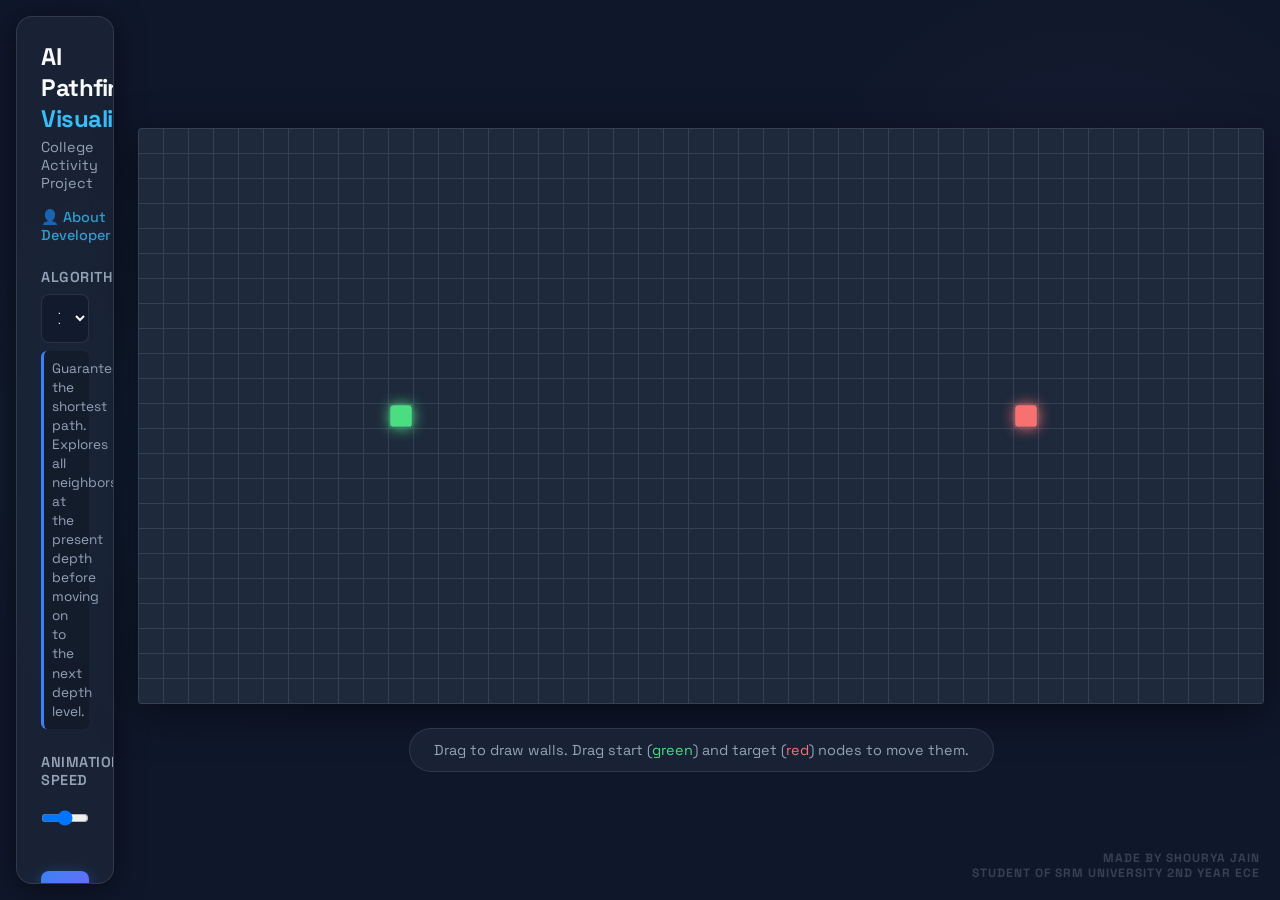
<file: ShortestPathFinder/AI-APPLICATION-main/index.html>
<!DOCTYPE html>
<html lang="en">
<head>
    <meta charset="UTF-8">
    <meta name="viewport" content="width=device-width, initial-scale=1.0">
    <title>AI Pathfinding Visualizer</title>
    <link rel="stylesheet" href="style.css">
    <link href="https://fonts.googleapis.com/css2?family=Space+Grotesk:wght@300;400;500;600;700&display=swap" rel="stylesheet">
</head>
<body>
    <div class="app-container">
        <!-- Sidebar Controls -->
        <aside class="sidebar glass-panel">
            <div class="sidebar-header">
                <h1>AI Pathfinding <span class="accent">Visualizer</span></h1>
                <p>College Activity Project</p>
                <a href="about.html" class="about-link">
                    <span>👤 About Developer</span>
                </a>
            </div>
            
            <div class="control-group">
                <label for="algorithm">Algorithm</label>
                <select id="algorithm" class="glass-select">
                    <option value="bfs">Breadth-First Search (BFS)</option>
                    <option value="dfs">Depth-First Search (DFS)</option>
                    <option value="astar">A* Search (A-Star)</option>
                </select>
                <div class="alg-description" id="alg-description">
                    Guarantees the shortest path. Explores all neighbors at the present depth before moving on to the next depth level.
                </div>
            </div>

            <div class="control-group">
                <label for="speed">Animation Speed</label>
                <input type="range" id="speed" min="1" max="100" value="50" class="glass-slider">
            </div>

            <div class="button-group">
                <button id="btn-visualize" class="btn btn-primary">Visualize Algorithm</button>
                <button id="btn-compare" class="btn btn-primary" style="background: linear-gradient(135deg, #f59e0b 0%, #d97706 100%);">Compare All Algorithms</button>
                <button id="btn-clear-board" class="btn btn-secondary">Clear Board</button>
                <button id="btn-clear-path" class="btn btn-secondary">Clear Path</button>
                <button id="btn-generate-maze" class="btn btn-secondary">Generate Random Maze</button>
            </div>

            <div class="stats-container" id="stats-container" style="display: none;">
                <h3>Algorithm Statistics</h3>
                <div class="stat-row">
                    <span>Nodes Expanded:</span>
                    <span id="stat-nodes" class="stat-value">0</span>
                </div>
                <div class="stat-row">
                    <span>Path Length:</span>
                    <span id="stat-path" class="stat-value">0</span>
                </div>
            </div>

            <div class="legend">
                <h3>Legend</h3>
                <div class="legend-item"><div class="cell start"></div> Start Node</div>
                <div class="legend-item"><div class="cell target"></div> Target Node</div>
                <div class="legend-item"><div class="cell wall"></div> Wall Node</div>
                <div class="legend-item"><div class="cell visited"></div> Visited Node</div>
                <div class="legend-item"><div class="cell path"></div> Shortest Path</div>
            </div>
        </aside>

        <!-- Main Grid Area -->
        <main class="main-content">
            <div class="grid-container" id="grid">
                <!-- Grid cells generated by JS -->
            </div>
            <div class="instructions">
                Drag to draw walls. Drag start (<span style="color: #4ade80;">green</span>) and target (<span style="color: #f87171;">red</span>) nodes to move them.
            </div>
        </main>
    </div>
    
    <!-- Compare Modal -->
    <div id="compare-modal" class="modal-overlay" style="display: none;">
        <div class="modal-content glass-panel">
            <h2>Algorithm Comparison Results</h2>
            <table class="compare-table">
                <thead>
                    <tr>
                        <th>Algorithm</th>
                        <th>Nodes Expanded</th>
                        <th>Path Length</th>
                    </tr>
                </thead>
                <tbody id="compare-results">
                    <!-- Results injected here -->
                </tbody>
            </table>
            <button id="btn-close-modal" class="btn btn-primary" style="margin-top: 1.5rem; width: 100%;">Close</button>
        </div>
    </div>

    <div class="watermark">
        MADE BY SHOURYA JAIN<br>
        student of SRM University 2nd year ECE
    </div>

    <script src="script.js"></script>
</body>
</html>
</file>
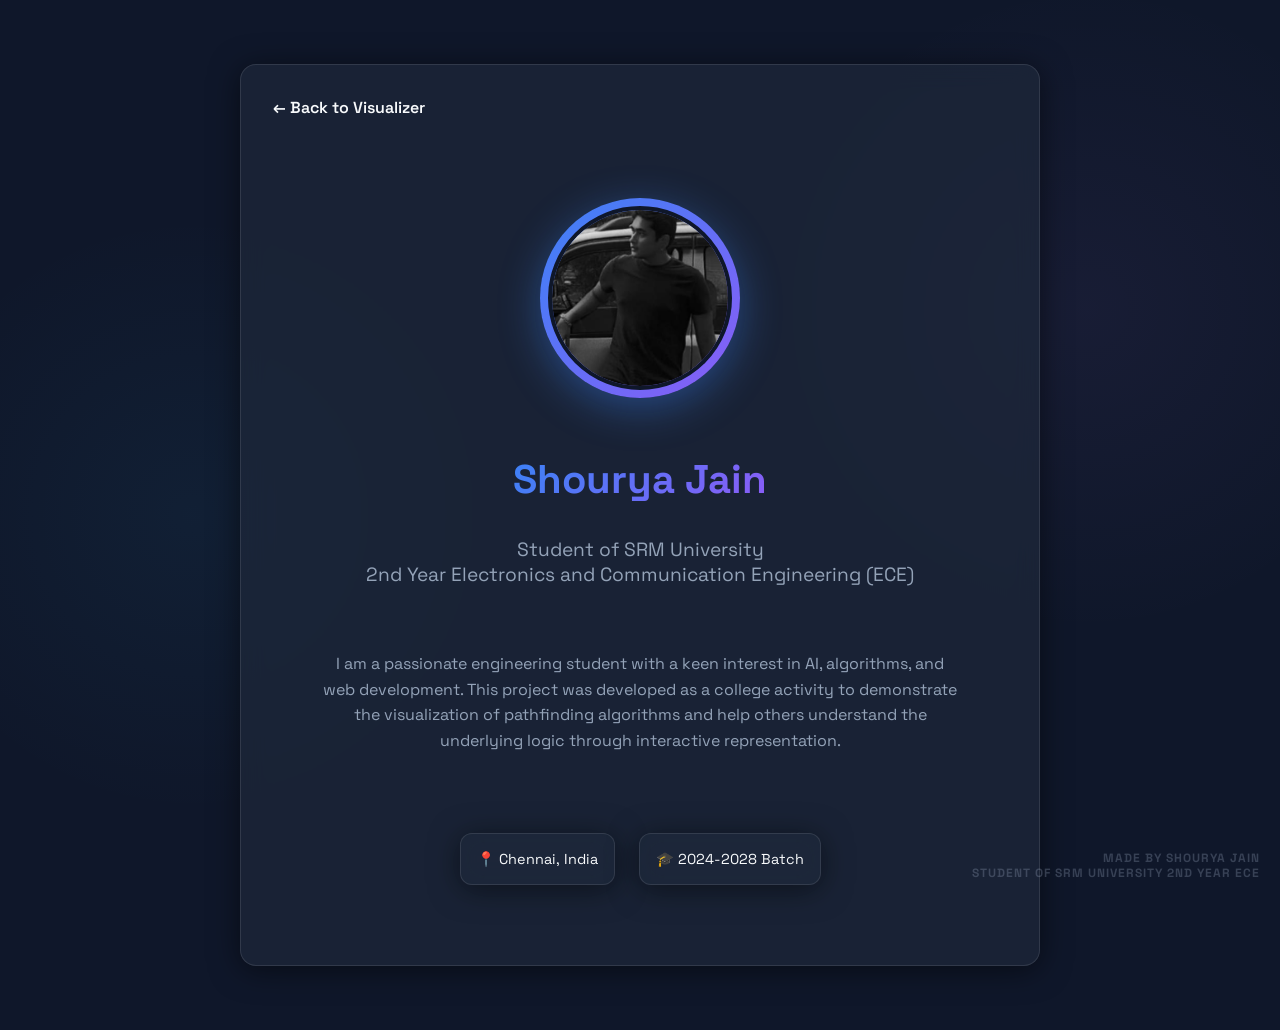
<file: ShortestPathFinder/AI-APPLICATION-main/about.html>
<!DOCTYPE html>
<html lang="en">
<head>
    <meta charset="UTF-8">
    <meta name="viewport" content="width=device-width, initial-scale=1.0">
    <title>About the Developer - AI Pathfinding Visualizer</title>
    <link rel="stylesheet" href="style.css">
    <link href="https://fonts.googleapis.com/css2?family=Space+Grotesk:wght@300;400;500;600;700&display=swap" rel="stylesheet">
</head>
<body class="about-page">
    <div class="about-container glass-panel">
        <a href="index.html" class="back-btn">← Back to Visualizer</a>
        
        <div class="developer-card">
            <div class="profile-image-container">
                <img src="developer.png" alt="Shourya Jain" class="profile-image">
            </div>
            <h1>Shourya Jain</h1>
            <div class="university-info">
                Student of SRM University<br>
                2nd Year Electronics and Communication Engineering (ECE)
            </div>
            
            <div class="bio" style="margin-top: 2rem; color: var(--text-secondary); line-height: 1.6;">
                I am a passionate engineering student with a keen interest in AI, algorithms, and web development. 
                This project was developed as a college activity to demonstrate the visualization of pathfinding algorithms 
                and help others understand the underlying logic through interactive representation.
            </div>

            <div class="contact-info" style="margin-top: 3rem; display: flex; gap: 1.5rem; justify-content: center;">
                <div class="glass-panel" style="padding: 1rem; border-radius: 12px; font-size: 0.9rem;">
                    📍 Chennai, India
                </div>
                <div class="glass-panel" style="padding: 1rem; border-radius: 12px; font-size: 0.9rem;">
                    🎓 2024-2028 Batch
                </div>
            </div>
        </div>
    </div>

    <div class="watermark">
        MADE BY SHOURYA JAIN<br>
        student of SRM University 2nd year ECE
    </div>
</body>
</html>
</file>
<file: ShortestPathFinder/AI-APPLICATION-main/style.css>
:root {
    --bg-color: #0f172a;
    --panel-bg: rgba(30, 41, 59, 0.7);
    --panel-border: rgba(255, 255, 255, 0.1);
    --text-primary: #f8fafc;
    --text-secondary: #94a3b8;
    --accent-color: #3b82f6;
    --accent-hover: #2563eb;
    
    /* Grid colors */
    --cell-empty: #1e293b;
    --cell-border: #334155;
    --cell-wall: #020617;
    --cell-start: #4ade80;
    --cell-target: #f87171;
    --cell-visited-1: #c084fc;
    --cell-visited-2: #38bdf8;
    --cell-path: #fef08a;
    --watermark-color: rgba(148, 163, 184, 0.3);
}

* {
    margin: 0;
    padding: 0;
    box-sizing: border-box;
}

body {
    font-family: 'Space Grotesk', sans-serif;
    background-color: var(--bg-color);
    color: var(--text-primary);
    min-height: 100vh;
    overflow: hidden;
    background-image: 
        radial-gradient(circle at 15% 50%, rgba(56, 189, 248, 0.05) 0%, transparent 25%),
        radial-gradient(circle at 85% 30%, rgba(192, 132, 252, 0.05) 0%, transparent 25%);
}

.app-container {
    display: flex;
    height: 100vh;
    padding: 1rem;
    gap: 1.5rem;
}

/* Sidebar & Glassmorphism */
.glass-panel {
    background: var(--panel-bg);
    backdrop-filter: blur(12px);
    -webkit-backdrop-filter: blur(12px);
    border: 1px solid var(--panel-border);
    border-radius: 16px;
    box-shadow: 0 4px 30px rgba(0, 0, 0, 0.5);
}

.sidebar {
    width: 320px;
    padding: 1.5rem;
    display: flex;
    flex-direction: column;
    gap: 1.5rem;
    overflow-y: auto;
}

.sidebar-header h1 {
    font-size: 1.5rem;
    font-weight: 700;
    margin-bottom: 0.25rem;
    letter-spacing: -0.5px;
}

.sidebar-header .accent {
    color: var(--cell-visited-2);
}

.sidebar-header p {
    color: var(--text-secondary);
    font-size: 0.9rem;
}

.control-group {
    display: flex;
    flex-direction: column;
    gap: 0.5rem;
}

.control-group label {
    font-size: 0.9rem;
    color: var(--text-secondary);
    text-transform: uppercase;
    letter-spacing: 0.5px;
    font-weight: 600;
}

.glass-select, .glass-slider {
    width: 100%;
    background: rgba(15, 23, 42, 0.6);
    border: 1px solid var(--panel-border);
    color: var(--text-primary);
    padding: 0.75rem;
    border-radius: 8px;
    font-family: inherit;
    font-size: 1rem;
    outline: none;
    transition: border-color 0.2s;
}

.glass-select:focus {
    border-color: var(--accent-color);
}

.glass-select option {
    background: var(--bg-color);
    color: var(--text-primary);
}

.alg-description {
    font-size: 0.85rem;
    color: var(--text-secondary);
    line-height: 1.4;
    padding: 0.5rem;
    background: rgba(0,0,0,0.2);
    border-radius: 6px;
    border-left: 3px solid var(--accent-color);
}

/* Buttons */
.button-group {
    display: flex;
    flex-direction: column;
    gap: 0.75rem;
    margin-top: 0.5rem;
}

.btn {
    padding: 0.85rem 1rem;
    border-radius: 8px;
    border: none;
    font-family: inherit;
    font-weight: 600;
    font-size: 1rem;
    cursor: pointer;
    transition: all 0.2s ease;
    text-align: center;
}

.btn-primary {
    background: linear-gradient(135deg, #3b82f6 0%, #8b5cf6 100%);
    color: white;
    box-shadow: 0 4px 15px rgba(59, 130, 246, 0.4);
}

.btn-primary:hover {
    box-shadow: 0 6px 20px rgba(59, 130, 246, 0.6);
    transform: translateY(-1px);
}

.btn-secondary {
    background: rgba(255, 255, 255, 0.05);
    color: var(--text-primary);
    border: 1px solid var(--panel-border);
}

.btn-secondary:hover {
    background: rgba(255, 255, 255, 0.1);
}

/* Stats Container */
.stats-container {
    background: rgba(0, 0, 0, 0.2);
    border-radius: 8px;
    padding: 1rem;
    border-left: 3px solid #f59e0b;
    margin-top: 0.5rem;
}

.stats-container h3 {
    font-size: 1rem;
    color: var(--text-secondary);
    margin-bottom: 0.5rem;
}

.stat-row {
    display: flex;
    justify-content: space-between;
    margin-top: 0.5rem;
    font-size: 0.95rem;
}

.stat-value {
    font-weight: 700;
    color: var(--cell-visited-2);
}

/* Legend */
.legend {
    margin-top: auto;
    padding-top: 1rem;
    border-top: 1px solid var(--panel-border);
}

.legend h3 {
    font-size: 1rem;
    margin-bottom: 0.75rem;
    color: var(--text-secondary);
}

.legend-item {
    display: flex;
    align-items: center;
    gap: 10px;
    margin-bottom: 0.5rem;
    font-size: 0.9rem;
}

/* Main Content */
.main-content {
    flex: 1;
    display: flex;
    flex-direction: column;
    align-items: center;
    justify-content: center;
    position: relative;
}

.grid-container {
    display: grid;
    gap: 0px;
    background-color: var(--cell-border);
    border-top: 1px solid var(--cell-border);
    border-left: 1px solid var(--cell-border);
    border-radius: 4px;
    overflow: hidden;
    user-select: none;
    box-shadow: 0 10px 40px rgba(0,0,0,0.5);
}

.cell {
    width: 25px;
    height: 25px;
    background-color: var(--cell-empty);
    border-right: 1px solid var(--cell-border);
    border-bottom: 1px solid var(--cell-border);
    transition: background-color 0.1s ease;
}

.instructions {
    margin-top: 1.5rem;
    color: var(--text-secondary);
    font-size: 0.9rem;
    background: var(--panel-bg);
    padding: 0.75rem 1.5rem;
    border-radius: 30px;
    backdrop-filter: blur(12px);
    border: 1px solid var(--panel-border);
}

/* Cell States */
.cell.wall {
    background-color: var(--cell-wall);
    border-right-color: var(--cell-wall);
    border-bottom-color: var(--cell-wall);
    border-radius: 0;
    transform: scale(1);
    animation: wallAnimation 0.2s ease-out forwards;
}

.cell.start {
    background-color: var(--cell-start);
    border-radius: 4px;
    box-shadow: 0 0 15px var(--cell-start);
    transform: scale(0.9);
}

.cell.target {
    background-color: var(--cell-target);
    border-radius: 4px;
    box-shadow: 0 0 15px var(--cell-target);
    transform: scale(0.9);
}

.cell.visited {
    animation: visitedAnimation 1.5s ease-out forwards;
}

.cell.path {
    animation: pathAnimation 0.5s ease-out forwards;
}

/* Animations */
@keyframes wallAnimation {
    0% { transform: scale(0.3); }
    50% { transform: scale(1.1); }
    100% { transform: scale(1); }
}

@keyframes visitedAnimation {
    0% {
        transform: scale(0.3);
        background-color: rgba(0, 0, 66, 0.75);
        border-radius: 100%;
    }
    50% {
        background-color: var(--cell-visited-1);
    }
    75% {
        transform: scale(1.1);
        background-color: var(--cell-visited-2);
    }
    100% {
        transform: scale(1);
        background-color: rgba(56, 189, 248, 0.2);
        border-radius: 0;
    }
}

@keyframes pathAnimation {
    0% {
        transform: scale(0.6);
        background-color: var(--cell-path);
        border-radius: 50%;
    }
    50% {
        transform: scale(1.2);
        background-color: #fde047;
    }
    100% {
        transform: scale(1);
        background-color: var(--cell-path);
        border-radius: 0;
        box-shadow: 0 0 10px var(--cell-path);
    }
}

/* Responsive */
@media (max-width: 900px) {
    .app-container {
        flex-direction: column;
    }
    .sidebar {
        width: 100%;
        max-height: 40vh;
    }
    .cell {
        width: 20px;
        height: 20px;
    }
}

/* Modal */
.modal-overlay {
    position: fixed;
    top: 0;
    left: 0;
    width: 100vw;
    height: 100vh;
    background: rgba(0,0,0,0.6);
    backdrop-filter: blur(4px);
    display: flex;
    justify-content: center;
    align-items: center;
    z-index: 1000;
}

.modal-content {
    background: var(--bg-color);
    padding: 2rem;
    border-radius: 12px;
    width: 90%;
    max-width: 500px;
    box-shadow: 0 20px 50px rgba(0,0,0,0.5);
    border: 1px solid var(--panel-border);
}

.modal-content h2 {
    margin-bottom: 1.5rem;
    text-align: center;
    color: var(--text-primary);
}

.compare-table {
    width: 100%;
    border-collapse: collapse;
}

.compare-table th, .compare-table td {
    padding: 1rem;
    border-bottom: 1px solid var(--panel-border);
    text-align: left;
}

.compare-table th {
    color: var(--text-secondary);
    font-weight: 600;
}

.compare-table tbody tr:hover {
    background: rgba(255,255,255,0.05);
}

/* Watermark */
.watermark {
    position: fixed;
    bottom: 20px;
    right: 20px;
    font-size: 0.75rem;
    color: var(--watermark-color);
    letter-spacing: 1px;
    text-transform: uppercase;
    font-weight: 700;
    pointer-events: none;
    z-index: 1000;
    text-align: right;
    line-height: 1.2;
}

/* About Page Link */
.about-link {
    margin-top: 1rem;
    color: var(--cell-visited-2);
    text-decoration: none;
    font-size: 0.9rem;
    font-weight: 500;
    display: flex;
    align-items: center;
    gap: 0.5rem;
    transition: all 0.2s;
    opacity: 0.8;
}

.about-link:hover {
    opacity: 1;
    transform: translateX(5px);
}

.about-page {
    overflow: auto !important;
}

/* About Page Specific Styles */
.about-container {
    max-width: 800px;
    margin: 4rem auto;
    padding: 2rem;
    animation: fadeInScale 0.6s ease-out forwards;
}

@keyframes fadeInScale {
    0% {
        opacity: 0;
        transform: scale(0.95) translateY(20px);
    }
    100% {
        opacity: 1;
        transform: scale(1) translateY(0);
    }
}

.developer-card {
    display: flex;
    flex-direction: column;
    align-items: center;
    gap: 2rem;
    padding: 3rem;
    text-align: center;
}

.profile-image-container {
    width: 200px;
    height: 200px;
    border-radius: 50%;
    margin-bottom: 1.5rem;
    padding: 8px;
    background: linear-gradient(135deg, #3b82f6 0%, #8b5cf6 100%);
    box-shadow: 0 10px 40px rgba(59, 130, 246, 0.4);
}

.profile-image {
    width: 100%;
    height: 100%;
    border-radius: 50%;
    object-fit: cover;
    border: 4px solid var(--bg-color);
}

.developer-card h1 {
    font-size: 2.5rem;
    background: linear-gradient(135deg, #3b82f6 0%, #8b5cf6 100%);
    -webkit-background-clip: text;
    background-clip: text;
    -webkit-text-fill-color: transparent;
}

.university-info {
    font-size: 1.2rem;
    color: var(--text-secondary);
}

.back-btn {
    display: inline-block;
    margin-bottom: 2rem;
    color: var(--text-primary);
    text-decoration: none;
    font-weight: 600;
}
</file>
